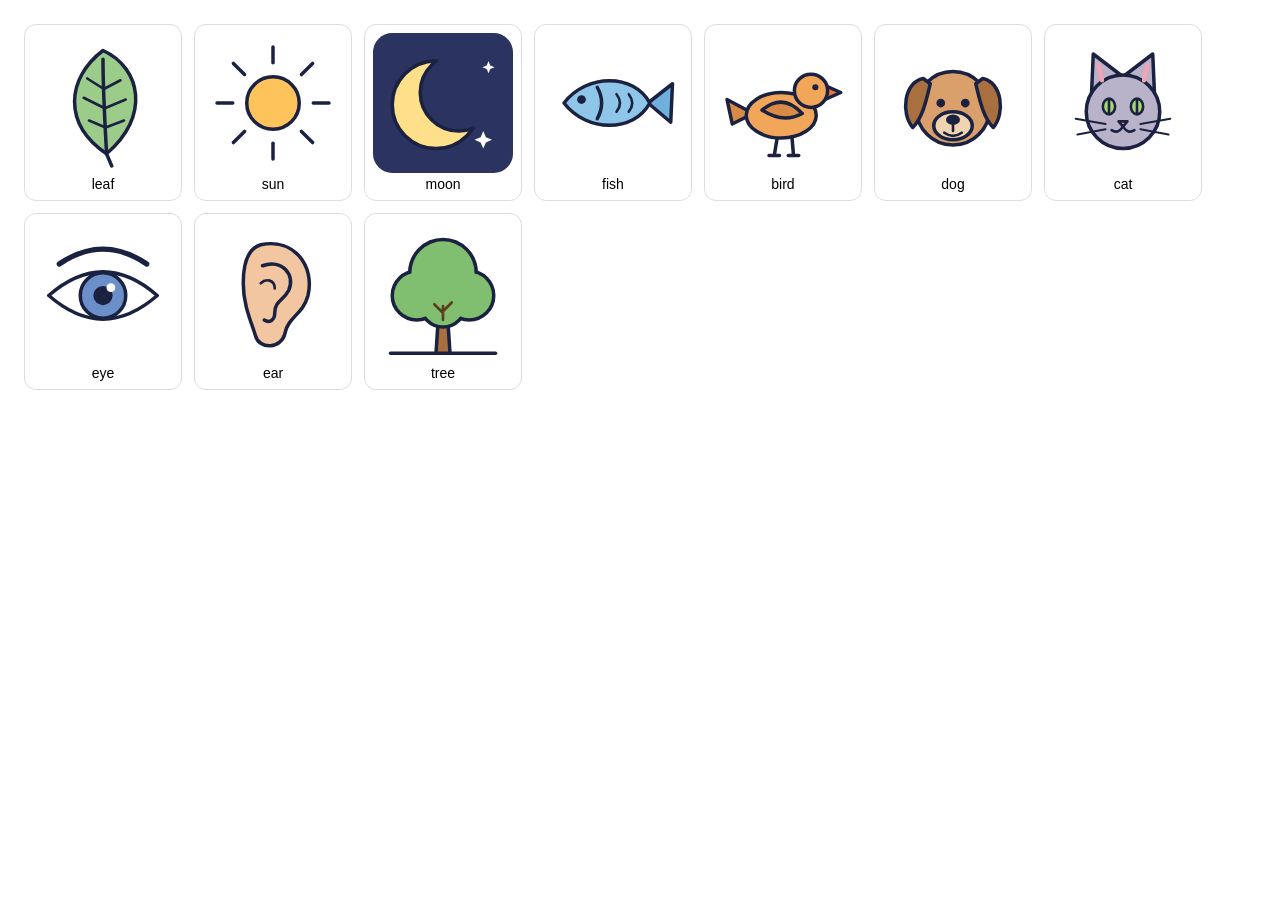
<file: img/words/_sheet.html>
<!doctype html><meta charset=utf-8><style>body{font:14px sans-serif;display:flex;flex-wrap:wrap;gap:12px;padding:16px}figure{margin:0;text-align:center;border:1px solid #ddd;border-radius:12px;padding:8px}</style><figure><img src="leaf.svg" width="140"><figcaption>leaf</figcaption></figure><figure><img src="sun.svg" width="140"><figcaption>sun</figcaption></figure><figure><img src="moon.svg" width="140"><figcaption>moon</figcaption></figure><figure><img src="fish.svg" width="140"><figcaption>fish</figcaption></figure><figure><img src="bird.svg" width="140"><figcaption>bird</figcaption></figure><figure><img src="dog.svg" width="140"><figcaption>dog</figcaption></figure><figure><img src="cat.svg" width="140"><figcaption>cat</figcaption></figure><figure><img src="eye.svg" width="140"><figcaption>eye</figcaption></figure><figure><img src="ear.svg" width="140"><figcaption>ear</figcaption></figure><figure><img src="tree.svg" width="140"><figcaption>tree</figcaption></figure>
</file>
